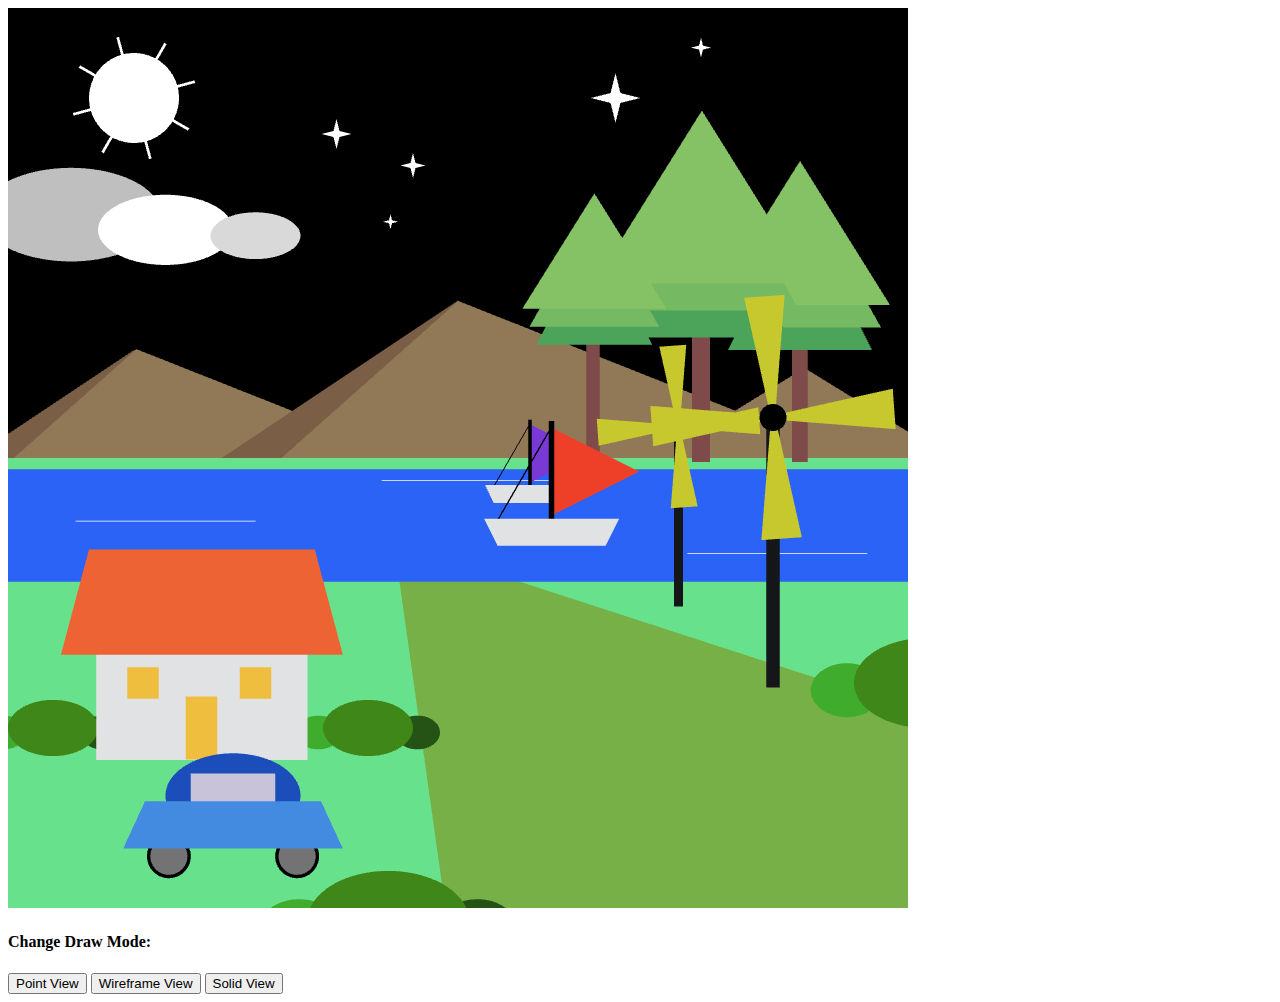
<file: Assignment_1/index.html>
<!DOCTYPE html>

<html>
  <head>
    <title>WebGL 2D Animation</title>
    <meta http-equiv="content-type" content="text/html; charset=ISO-8859-1" />
    <script type="text/javascript" src="glMatrix-0.9.5.min.js"></script>
    <script type="text/javascript" src="script.js"></script>
  </head>

  <body onload="webGLStart();">
    <canvas
      id="exampleAnimation2D"
      style="border: none"
      width="900"
      height="900"
    ></canvas>
    <div>
      <h4>Change Draw Mode:</h4>
      <button onclick="view('p')"> Point View</button>
      <button onclick="view('w')"> Wireframe View</button>
      <button onclick="view('s')"> Solid View</button>
    </div>
  </body>
</html>
</file>
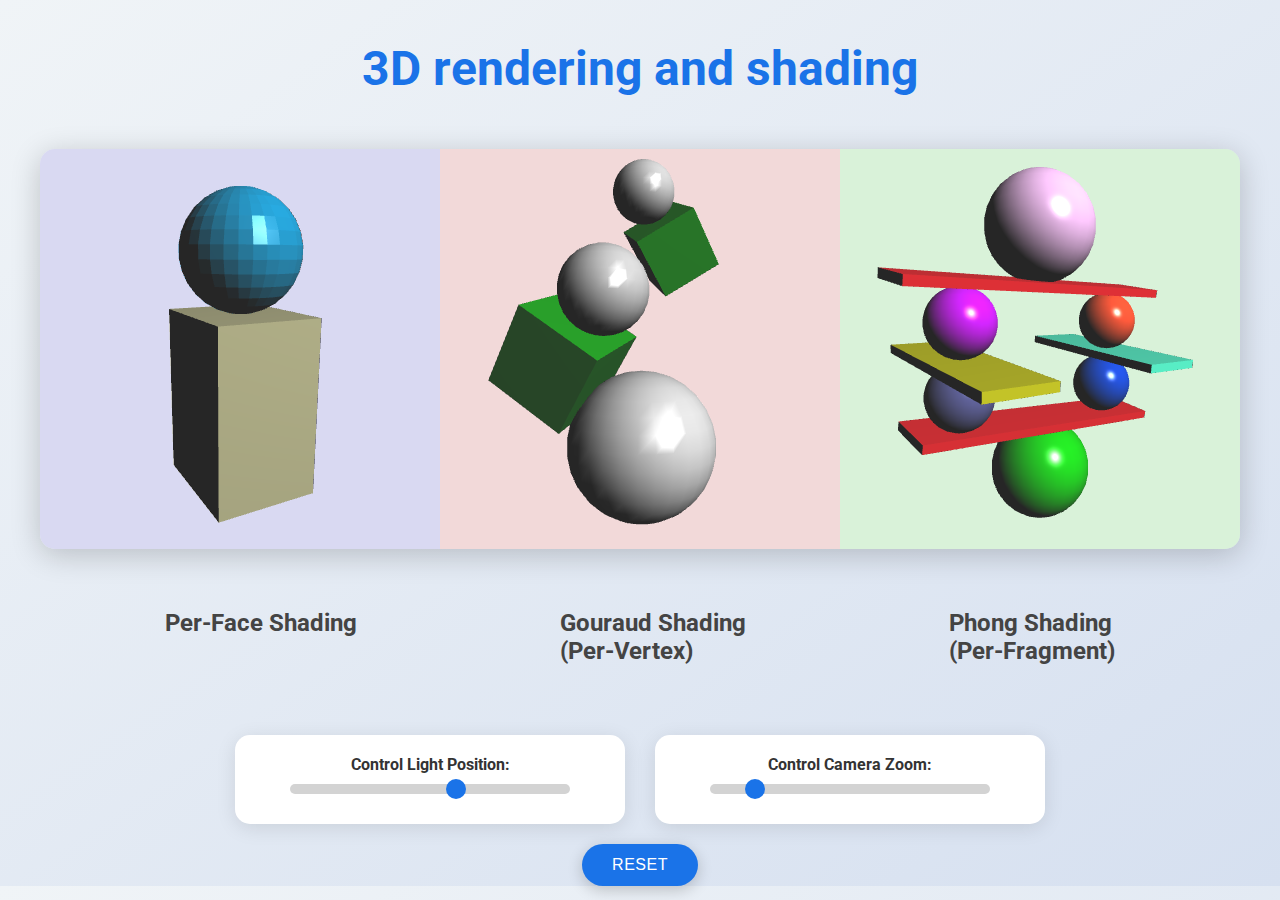
<file: Assignment_2/index.html>
<!DOCTYPE html>
<html lang="en">
  <head>
    <meta charset="UTF-8" />
    <meta name="viewport" content="width=device-width, initial-scale=1.0" />
    <title>3D rendering and shading</title>
    <link
      href="https://fonts.googleapis.com/css2?family=Roboto:wght@300;400;700&display=swap"
      rel="stylesheet"
    />
    <script src="glMatrix-0.9.5.min.js"></script>
    <script src="script.js"></script>
    <style>
      body {
        margin: 0;
        font-family: 'Roboto', sans-serif;
        background: linear-gradient(to bottom right, #f0f4f7, #d6e0f0);
        color: #333;
      }

      h1 {
        text-align: center;
        font-size: 3rem;
        margin-top: 40px;
        color: #1a73e8;
      }

      h2 {
        font-size: 1.5rem;
        margin-bottom: 10px;
        color: #444;
      }

      .container {
        display: flex;
        flex-direction: column;
        align-items: center;
      }

      canvas {
        border-radius: 15px;
        box-shadow: 0px 6px 30px rgba(0, 0, 0, 0.2);
        margin-top: 20px;
      }

      .viewports {
        display: flex;
        justify-content: space-around;
        width: 90%;
        margin: 40px 0;
        max-width: 1200px;
      }

      .sliders {
        display: flex;
        justify-content: center;
        gap: 30px;
        margin-top: 20px;
      }

      .slider-container {
        display: flex;
        flex-direction: column;
        align-items: center;
        background: white;
        padding: 20px;
        border-radius: 15px;
        box-shadow: 0 4px 20px rgba(0, 0, 0, 0.1);
        width: 350px;
      }

      .slider {
        width: 80%;
        margin: 10px 0;
        -webkit-appearance: none;
        height: 10px;
        border-radius: 5px;
        background: #d3d3d3;
        outline: none;
      }

      .slider:hover {
        background: #aaa;
      }

      .slider::-webkit-slider-thumb {
        -webkit-appearance: none;
        appearance: none;
        width: 20px;
        height: 20px;
        border-radius: 50%;
        background: #1a73e8;
        cursor: pointer;
        transition: background 0.3s ease;
      }

      .slider::-webkit-slider-thumb:hover {
        background: #0f5ab5;
      }

      .button {
        background-color: #1a73e8;
        color: white;
        border: none;
        border-radius: 50px;
        padding: 12px 30px;
        font-size: 1rem;
        font-weight: 500;
        text-transform: uppercase;
        letter-spacing: 0.5px;
        cursor: pointer;
        transition: all 0.3s ease;
        margin-top: 20px;
        box-shadow: 0px 4px 15px rgba(0, 0, 0, 0.2);
        outline: none;
      }

      .button:hover {
        background-color: #155bb5;
        box-shadow: 0px 6px 20px rgba(0, 0, 0, 0.3);
      }

      .button:active {
        transform: scale(0.98);
      }
    </style>
  </head>

  <body onload="webGLStart();">
    <div class="container">
      <h1>3D rendering and shading</h1>
      <canvas id="assn2" width="1200" height="400"></canvas>

      <div class="viewports">
        <h2 id="flat">Per-Face Shading</h2>
        <h2 id="vertex">Gouraud Shading <br>(Per-Vertex)</br></h2>
        <h2 id="frag">Phong Shading <br>(Per-Fragment)</br></h2>
      </div>

      <div class="sliders">
        <div class="slider-container">
          <b>Control Light Position:</b>
          <input
            type="range"
            class="slider"
            id="light-slider"
            min="-15.0"
            max="15.0"
            step="1.0"
            value="3.0"
          />
        </div>
        <div class="slider-container">
          <b>Control Camera Zoom:</b>
          <input
            type="range"
            class="slider"
            id="camera-slider"
            min="0.0"
            max="15.0"
            step="1.0"
            value="2.0"
          />
        </div>
      </div>

      <button class="button" onClick="window.location.reload();">Reset</button>
    </div>
  </body>
</html>
</file>
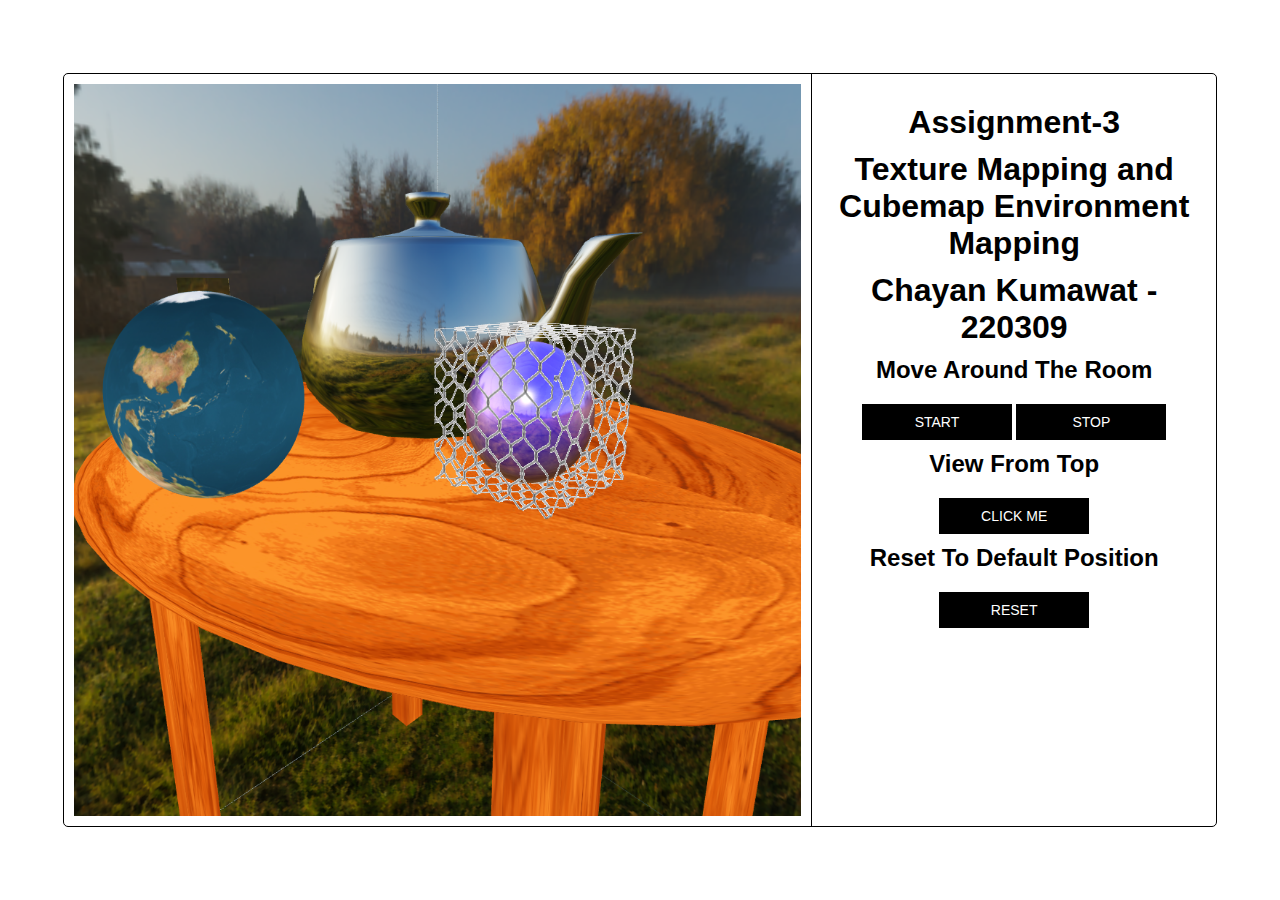
<file: Assignment_3/index.html>
<!DOCTYPE html>
<html lang="en">
  <head>
    <meta charset="UTF-8" />
    <meta name="viewport" content="width=device-width, initial-scale=1.0" />
    <title>CS360 Assignment 3</title>
    <script type="text/javascript" src="glMatrix-0.9.5.min.js"></script>
    <script type="text/javascript" src="script.js"></script>
    <style>
      /* General Body Style */
      body {
        font-family: sans-serif;
        margin: 0;
        padding: 0;
        background-color: #fff;
        color: #000;
        height: 100vh;
        display: flex;
        justify-content: center;
        align-items: center;
      }

      /* Flex Container */
      .container {
        display: flex;
        width: 90%;
        max-width: 1200px;
        background-color: #fff;
        border: 1px solid #000;
        border-radius: 5px;
      }

      /* Left Side: Main Canvas */
      .child {
        flex: 1;
        padding: 10px;
      }

      canvas {
        width: 100%;
        height: 100%;
      }

      /* Right Side: Controls and Text */
      #right {
        flex: 0.5;
        padding: 20px;
        border-left: 1px solid #000;
        text-align: center;
      }

      h1,
      h2,
      h4 {
        margin: 10px 0;
      }

      button {
        background-color: #000;
        color: #fff;
        font-size: 14px;
        border: none;
        padding: 10px;
        cursor: pointer;
        margin-top: 10px;
        width: 100%;
        max-width: 150px;
      }

      button:hover {
        background-color: #333;
      }

      button:active {
        background-color: #555;
      }

      /* Responsive for smaller screens */
      @media (max-width: 768px) {
        .container {
          flex-direction: column;
        }

        #right {
          padding: 10px;
        }
      }
    </style>
  </head>

  <body onload="webGLStart();">
    <div class="container">
      <!-- Left: Canvas for WebGL -->
      <div class="child" id="left">
        <canvas
          id="reflection"
          style="border: none"
          width="1000"
          height="1000"
        ></canvas>
      </div>

      <!-- Right: Controls and Information -->
      <div class="child" id="right">
        <h1>Assignment-3</h1>
        <h1>Texture Mapping and Cubemap Environment Mapping</h1>
        <h1>Chayan Kumawat - 220309</h1>

        <h2>Move Around The Room</h2>
        <button id="startAnimationButton">START</button>
        <button id="stopButton">STOP</button>

        <h2>View From Top</h2>
        <button id="topViewButton" onclick="topView();">CLICK ME</button>

        <h2>Reset To Default Position</h2>
        <button id="resetButton" onclick="window.location.reload()">RESET</button>

        
      </div>
    </div>
  </body>
</html>
</file>
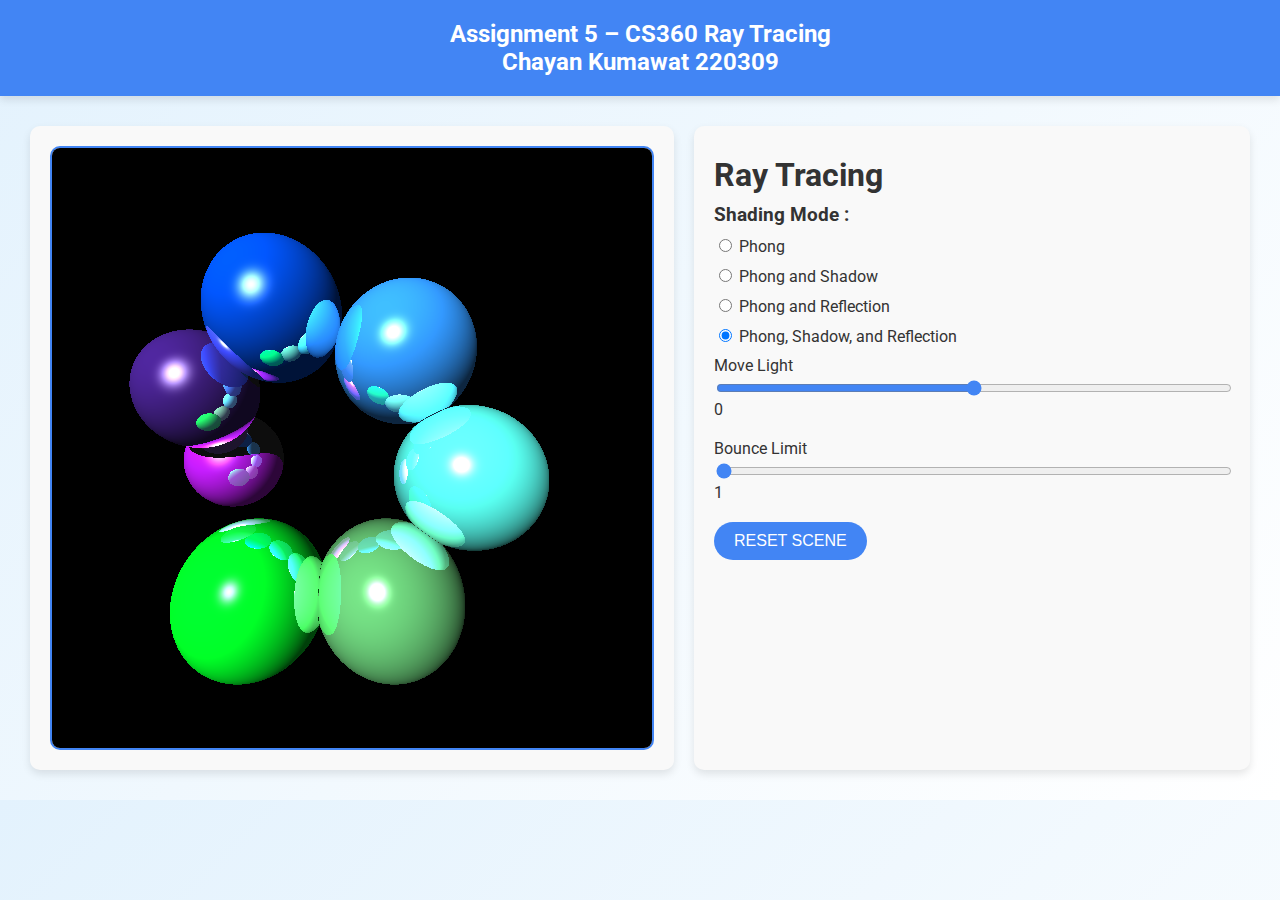
<file: Assignment_5/index.html>
<!DOCTYPE html>
<html lang="en">
<head>
    <meta charset="UTF-8">
    <meta name="viewport" content="width=device-width, initial-scale=1.0">
    <title>Assignment 5 – CS360 Ray Tracing</title>
    <script type="text/javascript" src="ray_tracing.js"></script>
    <link href="https://fonts.googleapis.com/css2?family=Roboto:wght@300;400;700&display=swap" rel="stylesheet">
    <style>
        body {
            font-family: 'Roboto', sans-serif;
            margin: 0;
            padding: 0;
            background: linear-gradient(135deg, #e3f2fd, #ffffff);
            color: #333;
        }
        
        header {
            background-color: #4285f4;
            color: #fff;
            text-align: center;
            padding: 20px 0;
            font-size: 24px;
            font-weight: bold;
            box-shadow: 0 4px 8px rgba(0, 0, 0, 0.1);
        }

        .container {
            display: flex;
            flex-wrap: wrap;
            margin: 20px;
        }

        .child {
            flex: 1;
            padding: 20px;
            box-shadow: 0 4px 8px rgba(0, 0, 0, 0.1);
            border-radius: 10px;
            background-color: #f9f9f9;
            margin: 10px;
        }

        canvas {
            display: block;
            border-radius: 10px;
            border: 2px solid #4285f4;
        }

        h1, h3 {
            margin: 10px 0;
        }

        label {
            display: block;
            margin: 10px 0;
            font-size: 16px;
            cursor: pointer;
        }

        input[type=range] {
            accent-color: #4285f4;
            width: 100%;
            margin-top: 5px;
        }

        .slider {
            margin-bottom: 20px;
        }

        button {
            background-color: #4285f4;
            color: #fff;
            border: none;
            border-radius: 20px;
            padding: 10px 20px;
            font-size: 16px;
            cursor: pointer;
            transition: background-color 0.3s;
            display: block;
            margin: 10px 0;
        }

        button:hover {
            background-color: #357ae8;
        }

        button:active {
            transform: scale(0.98);
        }

        .note {
            font-size: 14px;
            color: #555;
        }

        @media (max-width: 768px) {
            .container {
                flex-direction: column;
            }

            .child {
                margin: 0 0 20px 0;
            }
        }
    </style>
</head>
<body onload="webGLStart();">
    <header>
        Assignment 5 – CS360 Ray Tracing<br>Chayan Kumawat 220309
    </header>
    <div class="container">
        <div class="child" id="left">
            <canvas id="ray-tracer" width="600" height="600"></canvas>
        </div>
        <div class="child" id="right">
            <h1>Ray Tracing</h1>
            <h3>Shading Mode :</h3>
            <label>
                <input type="radio" name="processing" value="processing1" onclick="setPhongShading()"> Phong
            </label>
            <label>
                <input type="radio" name="processing" value="processing2" onclick="setPhongShadingWithShadow()"> Phong and Shadow
            </label>
            <label>
                <input type="radio" name="processing" value="processing3" onclick="setPhongShadingWithReflection()"> Phong and Reflection
            </label>
            <label>
                <input type="radio" name="processing" value="processing4" checked onclick="setPhongShadingWithShadowAndReflection()"> Phong, Shadow, and Reflection
            </label>
            
            <div class="slider">
                Move Light <input type="range" min="-20" max="20" step="0.1" value="0" id="light" oninput="updateLightPosition(value)"> <n id="light-loc">0</n>
            </div>
            <div class="slider">
                Bounce Limit <input type="range" min="1" max="5" step="1" value="1" id="bounce" oninput="updateBounceLimit(value)"> <n id="bounce-limit">1</n>
            </div>
            
            <button id="resetButton" onClick="window.location.reload()">RESET SCENE</button>
            
        </div>
    </div>
</body>
</html>
</file>
